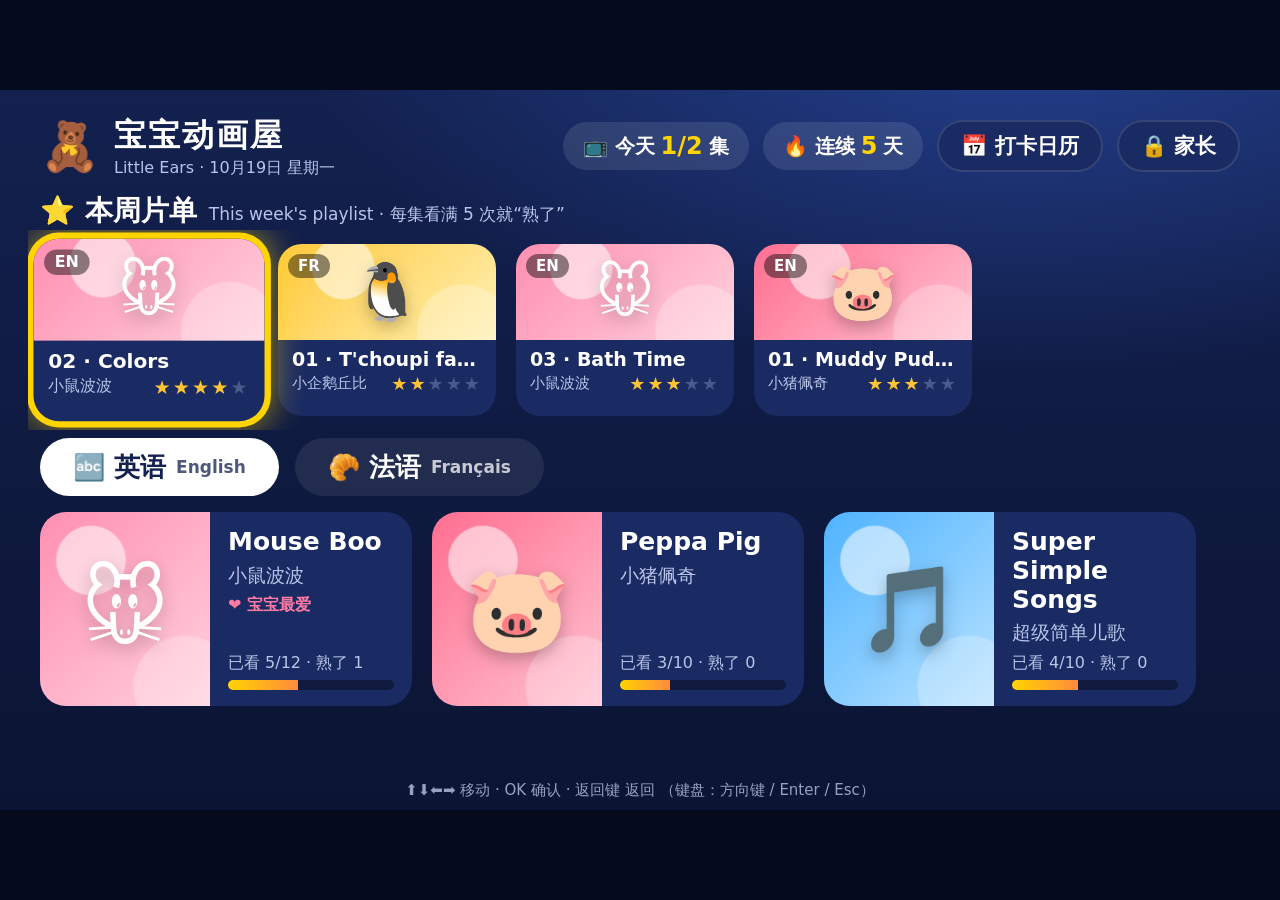
<file: docs/prototype/index.html>
<!DOCTYPE html>
<html lang="zh-CN">
<head>
<meta charset="UTF-8">
<meta name="viewport" content="width=device-width, initial-scale=1">
<title>宝宝动画屋 · Little Ears (TV Prototype)</title>
<style>
/* ============================================================
   宝宝动画屋 — Android TV prototype (single file, no network)
   Design base: 1280x720 stage, scaled to fit any window.
   ============================================================ */
:root{
  --bg:#0B1433; --bg2:#13214F; --panel:#1A2B63; --text:#FFFFFF; --muted:#B9C4E8;
  --focus:#FFD400; --good:#4ADE80; --warn:#FF8A3D; --star:#FFC531; --off:#4A5A8C;
}
*{box-sizing:border-box}
html,body{margin:0;height:100%;background:#050A1C;overflow:hidden;color:var(--text);
  font-family:"Noto Sans CJK SC","Noto Sans SC","PingFang SC","Microsoft YaHei","Source Han Sans SC",system-ui,sans-serif;}
#stage{position:absolute;left:50%;top:50%;width:1280px;height:720px;overflow:hidden;
  transform:translate(-50%,-50%) scale(var(--s,1));
  background:radial-gradient(1200px 600px at 80% -10%,#24408F 0%,transparent 60%),linear-gradient(180deg,var(--bg2),var(--bg));}
.screen{position:absolute;inset:0;display:none;padding:22px 40px}
.screen.active{display:block}
button{font:inherit;color:inherit;border:0;background:none;padding:0}
h2{margin:0;font-size:28px;font-weight:800;display:flex;align-items:baseline;gap:12px}
h2 small{font-size:17px;color:var(--muted);font-weight:500}

/* ---------- focus ring (the D-pad cursor) ---------- */
[data-f]{transition:transform .15s ease, box-shadow .15s ease;cursor:pointer;position:relative;outline:none}
.focused{box-shadow:0 0 0 6px var(--focus),0 0 30px 8px rgba(255,212,0,.55)!important;transform:scale(1.06);z-index:5}
.focused.flat{transform:scale(1.03)}

/* ---------- generic bits ---------- */
.btn{display:inline-flex;align-items:center;gap:8px;height:52px;padding:0 22px;border-radius:26px;background:var(--panel);
  font-size:21px;font-weight:700;border:2px solid rgba(255,255,255,.12)}
.btn.primary{background:#FFD400;color:#1B1B1B}
.btn.danger{background:#E2435B}
.pill{display:inline-flex;align-items:center;gap:6px;height:48px;padding:0 20px;border-radius:24px;background:rgba(255,255,255,.1);font-size:20px;font-weight:600}
.pill b{font-size:24px;color:var(--focus)}
.pill.done{background:rgba(74,222,128,.2)} .pill.done b{color:var(--good)}
.stars{color:var(--star);letter-spacing:2px;font-size:22px;line-height:1}
.stars .off{color:var(--off)}
.badge{position:absolute;top:10px;left:10px;padding:3px 10px;border-radius:12px;font-size:15px;font-weight:800;background:rgba(0,0,0,.45)}
.badge.r{left:auto;right:10px;background:#FF4D7E}
.badge.ok{background:var(--good);color:#063}
.hint{position:absolute;left:0;right:0;bottom:10px;text-align:center;color:var(--muted);font-size:15px;opacity:.8}
.toast{position:absolute;left:50%;bottom:44px;transform:translateX(-50%) translateY(30px);opacity:0;background:#000C;padding:14px 28px;border-radius:30px;font-size:20px;transition:.3s;z-index:100;pointer-events:none;border:2px solid #fff3}
.toast.show{opacity:1;transform:translateX(-50%) translateY(0)}

/* ---------- art placeholder (CSS + emoji) ---------- */
.art{position:relative;border-radius:22px;overflow:hidden;display:flex;align-items:center;justify-content:center;
  background:radial-gradient(circle at 30% 25%,rgba(255,255,255,.55) 0 18%,transparent 19%),
             radial-gradient(circle at 85% 90%,rgba(255,255,255,.25) 0 22%,transparent 23%),
             linear-gradient(135deg,var(--c1),var(--c2));}
.art .emo{filter:drop-shadow(0 6px 8px rgba(0,0,0,.25))}

/* ---------- HOME ---------- */
.topbar{display:flex;align-items:center;justify-content:space-between;height:68px;margin-bottom:12px}
.brand{display:flex;align-items:center;gap:14px}
.logo{font-size:48px}
.brand .t1{font-size:32px;font-weight:900;letter-spacing:2px}
.brand .t2{font-size:16px;color:var(--muted)}
.topbar .right{display:flex;gap:14px;align-items:center}
.row{display:flex;gap:20px;padding:14px 12px;margin:0 -12px;overflow:hidden;scroll-padding:16px}
.pcard{flex:0 0 218px;height:172px;border-radius:24px;background:var(--panel);overflow:hidden;display:flex;flex-direction:column}
.pcard .art{height:96px;border-radius:0;font-size:56px}
.pcard .meta{padding:8px 14px}
.pcard .t{font-size:19px;font-weight:800;white-space:nowrap;overflow:hidden;text-overflow:ellipsis}
.pcard .s{display:flex;justify-content:space-between;align-items:center;margin-top:4px;color:var(--muted);font-size:15px}
.pcard .stars{font-size:18px}
.tabs{display:flex;gap:16px;margin:8px 0 2px}
.tab{height:58px;padding:0 30px;border-radius:29px;font-size:26px;font-weight:800;background:rgba(255,255,255,.08);display:flex;align-items:center;gap:10px;border:3px solid transparent}
.tab.on{background:#fff;color:#13214F}
.tab small{font-size:17px;font-weight:600;opacity:.75}
.scard{flex:0 0 372px;height:194px;border-radius:26px;overflow:hidden;display:flex;background:var(--panel)}
.scard .art{width:170px;border-radius:0;font-size:84px}
.scard .meta{padding:16px 18px;display:flex;flex-direction:column;gap:6px;flex:1;min-width:0}
.scard .t{font-size:25px;font-weight:900;line-height:1.15}
.scard .cn{font-size:19px;color:var(--muted)}
.scard .prog{margin-top:auto;font-size:16px;color:var(--muted)}
.bar-mini{height:10px;border-radius:5px;background:#0006;overflow:hidden;margin-top:6px}
.bar-mini i{display:block;height:100%;background:linear-gradient(90deg,#FFD400,#FF8A3D)}
.fav{color:#FF7AA2;font-weight:800;font-size:16px}

/* ---------- SERIES ---------- */
.shead{display:flex;align-items:center;gap:22px;height:116px}
.shead .art{width:120px;height:100px;font-size:62px;flex:0 0 auto}
.shead h1{margin:0;font-size:36px;font-weight:900}
.shead h1 span{font-size:24px;color:var(--muted);font-weight:600;margin-left:10px}
.path{font-family:"Noto Sans Mono CJK SC",monospace;font-size:14px;color:#9FB0E0;margin-top:6px;background:#0005;padding:4px 10px;border-radius:8px;display:inline-block}
.legend{margin-left:auto;text-align:right;color:var(--muted);font-size:16px;line-height:1.6}
.sscroll{position:absolute;left:28px;right:28px;top:142px;bottom:30px;overflow:hidden;padding:0 12px;scroll-padding:20px}
.ghead{font-size:22px;font-weight:800;margin:10px 0 2px;display:flex;align-items:center;gap:10px}
.ghead small{color:var(--muted);font-weight:500;font-size:16px}
.grid{display:grid;grid-template-columns:repeat(5,1fr);gap:18px;padding:12px 0 16px}
.ep{height:150px;border-radius:22px;background:var(--panel);padding:12px 16px;display:flex;flex-direction:column;border:2px solid rgba(255,255,255,.08)}
.ep .num{font-size:34px;font-weight:900;line-height:1;color:var(--c1)}
.ep .t{font-size:18px;font-weight:800;margin-top:6px;white-space:nowrap;overflow:hidden;text-overflow:ellipsis}
.ep .cn{font-size:15px;color:var(--muted);white-space:nowrap;overflow:hidden;text-overflow:ellipsis}
.ep .bot{margin-top:auto;display:flex;justify-content:space-between;align-items:flex-end}
.ep .file{font-size:13px;color:#8C9BCB;font-family:"Noto Sans Mono CJK SC",monospace}
.ep .stars{font-size:19px;letter-spacing:1px}
.ep .fname{position:absolute;top:14px;right:16px}
.ep.mastered{background:linear-gradient(135deg,#1F5B3A,#1A2B63)}
.ep.new .num::after{content:" 新";font-size:16px;color:#FF7AA2;vertical-align:top}
.empty{color:var(--muted);font-size:18px;padding:12px 0 20px}

/* ---------- PLAYER ---------- */
#player{padding:0}
.scene{position:absolute;inset:0;background:linear-gradient(180deg,var(--c2) 0%,var(--c1) 70%,#7ED957 70%,#5CBF3A 100%);overflow:hidden}
.sun{position:absolute;right:120px;top:70px;width:110px;height:110px;border-radius:50%;background:#FFE15A;box-shadow:0 0 60px 20px #FFE15A88;animation:spin 8s linear infinite}
.cloud{position:absolute;width:160px;height:50px;background:#fff;border-radius:30px;opacity:.9;animation:drift 18s linear infinite}
.cloud::before{content:"";position:absolute;width:70px;height:70px;background:#fff;border-radius:50%;left:30px;top:-35px}
.hero{position:absolute;left:50%;top:44%;transform:translate(-50%,-50%);font-size:210px;animation:bounce 1.1s ease-in-out infinite}
.sim{position:absolute;left:50%;top:76%;transform:translateX(-50%);background:#0005;padding:6px 16px;border-radius:14px;font-size:16px}
.paused .hero,.paused .sun,.paused .cloud{animation-play-state:paused}
.ptop{position:absolute;left:0;right:0;top:0;padding:22px 40px;display:flex;justify-content:space-between;align-items:center;background:linear-gradient(#000a,transparent);font-size:24px;font-weight:800}
.pbot{position:absolute;left:0;right:0;bottom:0;padding:30px 40px 26px;background:linear-gradient(transparent,#000c)}
.pbar{position:relative;height:16px;border-radius:8px;background:#fff4}
.pbar .fill{position:absolute;left:0;top:0;bottom:0;border-radius:8px;background:linear-gradient(90deg,#FFD400,#FF8A3D)}
.pbar .knob{position:absolute;top:50%;width:30px;height:30px;margin:-15px 0 0 -15px;border-radius:50%;background:#fff;box-shadow:0 2px 8px #0008}
.pbar .mark{position:absolute;top:-8px;bottom:-8px;width:4px;background:#4ADE80;border-radius:2px}
.pbar .mark span{position:absolute;bottom:26px;left:50%;transform:translateX(-50%);font-size:15px;color:#4ADE80;background:#000b;padding:2px 10px;border-radius:10px;white-space:nowrap;font-weight:700}
.pctrl{display:flex;align-items:center;gap:22px;margin-top:16px;font-size:22px}
.pctrl .pp{font-size:34px;width:48px}
.pctrl .time{font-family:"Noto Sans Mono CJK SC",monospace;font-weight:700}
.pctrl .h{color:#ddd;font-size:17px}
.pctrl .file{margin-left:auto;font-size:13px;color:#ccc;font-family:"Noto Sans Mono CJK SC",monospace}
.bigpause{position:absolute;left:50%;top:44%;transform:translate(-50%,-50%);width:150px;height:150px;border-radius:50%;background:#000a;display:none;align-items:center;justify-content:center;font-size:70px}
.paused .bigpause{display:flex}

/* ---------- MODAL / OVERLAYS ---------- */
#modal{position:absolute;inset:0;display:none;align-items:center;justify-content:center;background:rgba(5,10,28,.72);z-index:50}
#modal.open{display:flex}
.mbox{background:linear-gradient(160deg,#2A3F8F,#1A2B63);border-radius:36px;padding:34px 50px;text-align:center;min-width:560px;border:3px solid #fff3;box-shadow:0 30px 80px #0009;position:relative}
.cele .big{font-size:64px;font-weight:900;color:#FFD400;text-shadow:0 4px 0 #B45309}
.cele .emo{font-size:110px;animation:hop .8s ease-in-out infinite}
.cele .stars{font-size:46px;margin:10px 0}
.cele .stars .pop{display:inline-block;animation:pop .7s cubic-bezier(.3,1.8,.5,1) both .3s}
.cele p{font-size:21px;color:#E5EBFF;margin:8px 0}
.mbtns{display:flex;gap:18px;justify-content:center;margin-top:18px}
.confetti{position:absolute;inset:0;pointer-events:none;overflow:hidden}
.confetti i{position:absolute;top:-20px;width:14px;height:20px;border-radius:3px;animation:fall 2.6s linear infinite}
.count{font-size:110px;font-weight:900;color:#FFD400;line-height:1}
.nextcard{display:flex;gap:18px;align-items:center;background:#0004;border-radius:22px;padding:12px;margin:14px 0;text-align:left}
.nextcard .art{width:120px;height:84px;font-size:48px}

/* ---------- DONE ---------- */
#done{text-align:center;background:radial-gradient(circle at 50% 30%,#2B3C86,#0B1433 70%)}
.moon{font-size:150px;margin-top:40px;animation:float 3s ease-in-out infinite}
#done h1{font-size:50px;margin:18px 0 6px}
#done .sub{font-size:24px;color:var(--muted)}
.twinkle{position:absolute;font-size:30px;animation:tw 2s ease-in-out infinite}

/* ---------- CALENDAR ---------- */
.chead{display:flex;align-items:center;gap:18px;height:70px}
.chead h1{margin:0;font-size:34px;font-weight:900;flex:1}
.cal{position:absolute;left:40px;top:104px;width:780px}
.wk{display:grid;grid-template-columns:repeat(7,1fr);gap:10px;margin-bottom:8px;text-align:center;color:var(--muted);font-size:19px;font-weight:700}
.days{display:grid;grid-template-columns:repeat(7,1fr);gap:10px}
.day{height:84px;border-radius:18px;background:rgba(255,255,255,.07);display:flex;flex-direction:column;align-items:center;justify-content:center;font-size:20px;font-weight:700}
.day.blank{background:transparent}
.day.on{background:linear-gradient(135deg,#FFE27A,#FFB347);color:#4A2B00}
.day .stk{font-size:30px;line-height:1.1}
.day.today{border:3px solid #fff}
.day.future{opacity:.45}
.cside{position:absolute;right:40px;top:104px;width:370px;display:flex;flex-direction:column;gap:14px}
.stat{background:var(--panel);border-radius:22px;padding:16px 22px}
.stat .k{color:var(--muted);font-size:17px}
.stat .v{font-size:40px;font-weight:900}
.stat .v small{font-size:20px;font-weight:600;color:var(--muted)}

/* ---------- GATE ---------- */
.gate{text-align:center;padding-top:40px}
.gate h1{font-size:40px;margin:10px 0}
.q{font-size:76px;font-weight:900;margin:12px 0 22px}
.opts{display:flex;gap:24px;justify-content:center}
.opt{width:150px;height:110px;border-radius:26px;background:var(--panel);font-size:52px;font-weight:900;display:flex;align-items:center;justify-content:center}
.hold{margin:36px auto 0;width:420px;height:70px;border-radius:35px;background:var(--panel);font-size:22px;font-weight:700;display:flex;align-items:center;justify-content:center;overflow:hidden}
.hold .fillh{position:absolute;left:0;top:0;bottom:0;width:0;background:#4ADE8066}
.hold span{position:relative}
.shake{animation:shake .4s}

/* ---------- PARENT ---------- */
.plist{position:absolute;left:40px;top:104px;width:720px;display:flex;flex-direction:column;gap:12px}
.set{height:62px;border-radius:20px;background:var(--panel);display:flex;align-items:center;padding:0 22px;font-size:22px;font-weight:700}
.set small{color:var(--muted);font-size:15px;font-weight:500;margin-left:10px}
.set .val{margin-left:auto;display:flex;align-items:center;gap:14px}
.set .val b{min-width:110px;text-align:center;font-size:26px;color:var(--focus)}
.arrow{width:40px;height:40px;border-radius:50%;background:#fff2;display:flex;align-items:center;justify-content:center;font-size:18px}
.pbtns{display:flex;gap:18px;margin-top:6px}
.pinfo{position:absolute;right:40px;top:104px;width:410px;background:var(--panel);border-radius:24px;padding:20px 24px;font-size:17px;line-height:1.7;color:#DDE4FF}
.pinfo h3{margin:0 0 6px;font-size:21px;color:#fff}
.mono{font-family:"Noto Sans Mono CJK SC",monospace;font-size:14px;color:#9FB0E0}

/* ---------- animations ---------- */
@keyframes bounce{0%,100%{transform:translate(-50%,-50%) translateY(0)}50%{transform:translate(-50%,-50%) translateY(-24px)}}
.cele .emo,.moon{display:inline-block}
@keyframes hop{0%,100%{transform:translateY(0)}50%{transform:translateY(-16px)}}
@keyframes spin{to{transform:rotate(360deg)}}
@keyframes drift{from{transform:translateX(-200px)}to{transform:translateX(1500px)}}
@keyframes pop{from{transform:scale(0) rotate(-40deg)}to{transform:scale(1) rotate(0)}}
@keyframes fall{to{transform:translateY(760px) rotate(720deg)}}
@keyframes float{0%,100%{transform:translateY(0)}50%{transform:translateY(-14px)}}
@keyframes tw{0%,100%{opacity:.3;transform:scale(.8)}50%{opacity:1;transform:scale(1.1)}}
@keyframes shake{0%,100%{transform:translateX(0)}25%{transform:translateX(-14px)}75%{transform:translateX(14px)}}
</style>
</head>
<body>
<div id="stage">
  <section class="screen" id="home"></section>
  <section class="screen" id="series"></section>
  <section class="screen" id="player"></section>
  <section class="screen" id="calendar"></section>
  <section class="screen" id="gate"></section>
  <section class="screen" id="parent"></section>
  <section class="screen" id="done"></section>
  <div id="modal"></div>
  <div class="toast" id="toast"></div>
</div>

<script>
'use strict';
/* =====================================================================
   1. CONSTANTS & MOCK LIBRARY
   The library mirrors what a scanner would find on USB / TV storage:
     <ROOT>/启蒙视频/英语/<动画名>/01.mp4, 02.mp4 ...
     <ROOT>/启蒙视频/法语/<动画名>/...
   ===================================================================== */
const TODAY = '2026-10-19';            // prototype "today" (fixed for the demo)
const ROOT = '/storage/usb0/启蒙视频';  // mock scan root
const LANG = { en: { folder: '英语', label: '英语', sub: 'English', tag: 'EN' },
               fr: { folder: '法语', label: '法语', sub: 'Français', tag: 'FR' } };
const STORE_KEY = 'kidtv.state.v1';

const SERIES = [
  { id: 'mouseboo', lang: 'en', folder: 'Mouse Boo 小鼠波波', name: 'Mouse Boo', cn: '小鼠波波', emoji: '🐭',
    c1: '#FF8FB1', c2: '#FFD1DC', dur: 300, fav: true, eps: [
    ['Hello, Boo!', '你好，波波'], ['Colors', '认颜色'], ['Bath Time', '洗澡啦'], ['Counting 1-2-3', '数一数'],
    ['Big and Small', '大和小'], ['Yummy Fruit', '好吃的水果'], ['Bedtime', '睡觉啦'], ['Rainy Day', '下雨天'],
    ['My Family', '我的家人'], ['Animal Friends', '动物朋友'], ['Shapes', '认形状'], ['Happy Birthday', '生日快乐'] ] },
  { id: 'peppa', lang: 'en', folder: 'Peppa Pig', name: 'Peppa Pig', cn: '小猪佩奇', emoji: '🐷',
    c1: '#FF6F91', c2: '#FFC2D1', dur: 300, eps: [
    ['Muddy Puddles', '跳泥坑'], ['Mr Dinosaur Is Lost', '恐龙先生不见了'], ['Best Friend', '好朋友'],
    ['Polly Parrot', '鹦鹉波莉'], ['Hide and Seek', '捉迷藏'], ['The Playgroup', '幼儿园'],
    ['Mummy Pig at Work', '猪妈妈在工作'], ['Piggy in the Middle', '抢球游戏'], ['Daddy Loses His Glasses', '爸爸的眼镜'],
    ['Gardening', '种花'] ] },
  { id: 'sss', lang: 'en', folder: 'Super Simple Songs', name: 'Super Simple Songs', cn: '超级简单儿歌', emoji: '🎵',
    c1: '#4FB3FF', c2: '#B8E2FF', dur: 150, eps: [
    ['Hello Song', '你好歌'], ['Twinkle Twinkle Little Star', '小星星'], ['Five Little Ducks', '五只小鸭'],
    ['The Wheels on the Bus', '巴士的轮子'], ['Old MacDonald', '老麦克唐纳'], ["If You're Happy", '如果你快乐'],
    ['Head Shoulders Knees & Toes', '头肩膀膝盖脚'], ['Bath Song', '洗澡歌'], ['Rain Rain Go Away', '雨啊雨快走开'],
    ['Baa Baa Black Sheep', '黑绵羊'] ] },
  { id: 'tchoupi', lang: 'fr', folder: "T'choupi", name: "T'choupi", cn: '小企鹅丘比', emoji: '🐧',
    c1: '#FFC93C', c2: '#FFF0B3', dur: 360, eps: [
    ["T'choupi fait du vélo", '骑自行车'], ["T'choupi à la plage", '去海边'], ["T'choupi ne veut pas dormir", '不想睡觉'],
    ["T'choupi prend son bain", '洗澡'], ["T'choupi au parc", '在公园'], ['Joyeux anniversaire', '生日快乐'],
    ["T'choupi jardine", '种花园'], ['La galette des rois', '国王饼'], ["T'choupi a peur du noir", '怕黑'],
    ["T'choupi et Doudou", '和豆豆'] ] },
  { id: 'peppafr', lang: 'fr', folder: 'Peppa Pig (FR)', name: 'Peppa Pig (FR)', cn: '小猪佩奇 法语版', emoji: '🐷',
    c1: '#B48CFF', c2: '#E3D4FF', dur: 300, eps: [
    ['Les flaques de boue', '跳泥坑'], ['Monsieur Dinosaure est perdu', '恐龙先生不见了'], ['La meilleure amie', '好朋友'],
    ['Polly le perroquet', '鹦鹉波莉'], ['Cache-cache', '捉迷藏'], ["Le jardin d'enfants", '幼儿园'],
    ['Maman Pig au travail', '猪妈妈在工作'], ['Le jeu du ballon', '抢球游戏'] ] },
  { id: 'comptines', lang: 'fr', folder: 'Comptines', name: 'Comptines', cn: '法语儿歌', emoji: '🎶',
    c1: '#2FD3A6', c2: '#B5F5E3', dur: 120, eps: [
    ['Frère Jacques', '两只老虎（原曲）'], ['Une souris verte', '一只绿老鼠'], ['Au clair de la lune', '月光下'],
    ['Alouette', '云雀'], ['Ainsi font, font, font', '小木偶'], ['Il pleut, bergère', '下雨了，牧羊女'] ] },
];
/* Order used when filling the weekly playlist (favourite first, alternating languages) */
const PLAYLIST_ORDER = ['mouseboo', 'tchoupi', 'peppa', 'peppafr', 'sss', 'comptines'];

const pad = n => String(n).padStart(2, '0');
const SER = {}, EPS = {};
SERIES.forEach(s => {
  SER[s.id] = s;
  s.epIds = s.eps.map(([title, cn], i) => {
    const id = `${s.id}-${pad(i + 1)}`;
    EPS[id] = { id, s, n: i + 1, title, cn, dur: s.dur + ((i * 17) % 40) - 20,
      path: `${ROOT}/${LANG[s.lang].folder}/${s.folder}/${pad(i + 1)}.mp4` };
    return id;
  });
});

/* =====================================================================
   2. STATE (persisted in localStorage)
   ===================================================================== */
function seedState() {
  const plays = {
    'mouseboo-01': 5, 'mouseboo-02': 4, 'mouseboo-03': 3, 'mouseboo-04': 2, 'mouseboo-05': 1,
    'peppa-01': 3, 'peppa-02': 2, 'peppa-03': 1,
    'sss-01': 4, 'sss-02': 2, 'sss-03': 2, 'sss-04': 1,
    'tchoupi-01': 2, 'tchoupi-02': 1, 'peppafr-01': 1, 'comptines-01': 1,
  };
  // Check-in history: date -> {eps, sec}
  const history = {};
  const add = (d, eps, sec) => history[d] = { eps, sec };
  [['09-14',2,600],['09-15',1,300],['09-17',2,660],['09-20',2,540],['09-22',1,300],['09-25',2,600],['09-28',2,620],
   ['10-01',2,600],['10-02',1,300],['10-04',2,660],['10-05',2,420],['10-06',1,360],['10-08',2,600],['10-09',2,540],
   ['10-11',1,300],['10-12',2,600],['10-13',2,720],['10-15',2,600],['10-16',1,300],['10-17',2,660],['10-18',2,600]]
    .forEach(([md, e, s]) => add('2026-' + md, e, s));
  history[TODAY] = { eps: 1, sec: 300 };   // today: 1 episode already watched
  return {
    v: 1,
    settings: { dailyLimit: 2, threshold: 75, masterStars: 5, playlistSize: 4, autoplay: true, speed: 30 },
    plays, history,
    playlist: ['mouseboo-02', 'tchoupi-01', 'mouseboo-03', 'peppa-01'],
  };
}
let state = load();
function load() {
  try { const s = JSON.parse(localStorage.getItem(STORE_KEY)); if (s && s.v === 1) return s; } catch (e) {}
  const s = seedState(); localStorage.setItem(STORE_KEY, JSON.stringify(s)); return s;
}
function save() { localStorage.setItem(STORE_KEY, JSON.stringify(state)); }

/* ---------- derived helpers ---------- */
const plays = id => state.plays[id] || 0;
const isMastered = id => plays(id) >= state.settings.masterStars;
const todayEps = () => (state.history[TODAY] || {}).eps || 0;
const limitReached = () => todayEps() >= state.settings.dailyLimit;
const parseD = s => { const [y, m, d] = s.split('-').map(Number); return new Date(y, m - 1, d); };
const fmtD = d => `${d.getFullYear()}-${pad(d.getMonth() + 1)}-${pad(d.getDate())}`;
const addDays = (d, n) => new Date(d.getFullYear(), d.getMonth(), d.getDate() + n);
const watchedOn = d => ((state.history[fmtD(d)] || {}).eps || 0) > 0;
const WEEK = ['日', '一', '二', '三', '四', '五', '六'];
const mmss = s => `${pad(Math.floor(s / 60))}:${pad(Math.floor(s % 60))}`;
const esc = s => String(s).replace(/[&<>"']/g, c => ({ '&': '&amp;', '<': '&lt;', '>': '&gt;', '"': '&quot;', "'": '&#39;' }[c]));

function streak() {
  let d = parseD(TODAY), n = 0;
  if (!watchedOn(d)) d = addDays(d, -1);          // today not yet watched: streak still alive from yesterday
  while (watchedOn(d)) { n++; d = addDays(d, -1); }
  return n;
}
function weekSeconds() {                          // Monday-based current week
  const t = parseD(TODAY), mon = addDays(t, -((t.getDay() + 6) % 7));
  let s = 0; for (let i = 0; i < 7; i++) s += (state.history[fmtD(addDays(mon, i))] || {}).sec || 0;
  return s;
}
function last7Seconds() {
  let s = 0; for (let i = 0; i < 7; i++) s += (state.history[fmtD(addDays(parseD(TODAY), -i))] || {}).sec || 0;
  return s;
}
function starsHTML(id) {
  const max = state.settings.masterStars, n = Math.min(plays(id), max);
  return `<span class="stars">${'★'.repeat(n)}<span class="off">${'★'.repeat(max - n)}</span></span>`;
}
function artStyle(s) { return `--c1:${s.c1};--c2:${s.c2}`; }

/* ---------- weekly playlist ---------- */
const nextCandidate = (s, pl) => s.epIds.find(id => !isMastered(id) && !pl.includes(id));
function refreshPlaylist(masteredId) {
  let pl = (state.playlist || []).filter(id => EPS[id]);
  if (masteredId) {            // replace the mastered episode with the next new one of the same series
    const i = pl.indexOf(masteredId), nxt = nextCandidate(EPS[masteredId].s, pl);
    if (i >= 0) { if (nxt) pl[i] = nxt; else pl.splice(i, 1); }
  }
  pl = pl.filter(id => !isMastered(id));
  const size = state.settings.playlistSize;
  for (let pass = 0; pass < 20 && pl.length < size; pass++) {
    let added = false;
    for (const sid of PLAYLIST_ORDER) {
      if (pl.length >= size) break;
      const c = nextCandidate(SER[sid], pl); if (c) { pl.push(c); added = true; }
    }
    if (!added) break;
  }
  state.playlist = pl.slice(0, size);
}

/** Count one completed play. Returns info for the celebration overlay. */
function recordPlay(id, watchedSec) {
  const before = plays(id);
  state.plays[id] = before + 1;
  const h = state.history[TODAY] || (state.history[TODAY] = { eps: 0, sec: 0 });
  h.eps += 1; h.sec += Math.round(watchedSec);
  const ms = state.settings.masterStars;
  const mastered = before < ms && before + 1 >= ms;
  refreshPlaylist(mastered ? id : null);
  save();
  return { before, after: before + 1, mastered };
}

/* =====================================================================
   3. NAVIGATION: screens, back stack, focus (spatial D-pad navigation)
   ===================================================================== */
const $ = sel => document.querySelector(sel);
const stage = $('#stage'), modal = $('#modal');
let cur = null, stack = [], focusEl = null, modalCtx = null, homeTab = 'en';
const lastFocus = {};
const focusKeyFor = (name, p) => name === 'series' ? 'series:' + p.sid : name;

function show(name, params = {}) { stack.push({ name, params }); render(name, params); }
function replaceTop(name, params = {}) { stack[stack.length - 1] = { name, params }; render(name, params); }
function goHome() { stack = [{ name: 'home', params: {} }]; render('home', {}); }
function render(name, params) {
  if (cur === 'player' && name !== 'player') stopPlayer();
  closeModal(true);
  cur = name;
  document.querySelectorAll('.screen').forEach(el => el.classList.toggle('active', el.id === name));
  RENDER[name](params);
  const scope = $('#' + name), key = lastFocus[focusKeyFor(name, params)];
  const el = (key && scope.querySelector(`[data-key="${CSS.escape(key)}"]`)) ||
             scope.querySelector('[data-default]') || scope.querySelector('[data-f]');
  setFocus(el, true);
}
function back() {
  if (modalCtx) { modalCtx.onBack ? modalCtx.onBack() : closeModal(); return; }
  if (cur === 'player' && P && !P.finished) { finishPlay(false); return; }
  if (cur === 'done') { goHome(); return; }
  if (stack.length > 1) { stack.pop(); const t = stack[stack.length - 1]; render(t.name, t.params); }
  else toast('这里就是首页啦 🏠');
}
function scopeEl() { return modalCtx ? modal : $('#' + cur); }

function setFocus(el, instant) {
  if (focusEl) focusEl.classList.remove('focused');
  focusEl = el || null;
  if (!el) return;
  el.classList.add('focused');
  el.scrollIntoView({ block: 'nearest', inline: 'nearest', behavior: instant ? 'auto' : 'smooth' });
  if (!modalCtx && el.dataset.key) { const t = stack[stack.length - 1]; lastFocus[focusKeyFor(cur, t ? t.params : {})] = el.dataset.key; }
  if (el.dataset.tab && el.dataset.tab !== homeTab) { homeTab = el.dataset.tab; renderHomeSeries(); }
  if (el.dataset.day) updateDayDetail(el.dataset.day);
}

/** Spatial navigation: pick the closest focusable element in the pressed direction. */
function moveFocus(dir) {
  const items = [...scopeEl().querySelectorAll('[data-f]')].filter(e => e.offsetParent !== null);
  if (!items.length) return;
  if (!focusEl || !items.includes(focusEl)) { setFocus(items[0]); return; }
  const r = focusEl.getBoundingClientRect();
  const cx = r.left + r.width / 2, cy = r.top + r.height / 2;
  let best = null, bestScore = Infinity;
  for (const el of items) {
    if (el === focusEl) continue;
    const q = el.getBoundingClientRect();
    const ex = q.left + q.width / 2, ey = q.top + q.height / 2;
    let primary, secondary;
    if (dir === 'left' || dir === 'right') {
      primary = dir === 'right' ? q.left - r.right : r.left - q.right;
      if ((dir === 'right' ? ex - cx : cx - ex) <= 4) continue;
      const overlap = Math.min(r.bottom, q.bottom) - Math.max(r.top, q.top);
      secondary = overlap > 0 ? 0 : Math.abs(ey - cy);
    } else {
      primary = dir === 'down' ? q.top - r.bottom : r.top - q.bottom;
      if ((dir === 'down' ? ey - cy : cy - ey) <= 4) continue;
      const overlap = Math.min(r.right, q.right) - Math.max(r.left, q.left);
      secondary = overlap > 0 ? Math.abs(ex - cx) * 0.3 : Math.abs(ex - cx);
    }
    const score = Math.max(primary, 0) + secondary * 2.5;
    if (score < bestScore) { bestScore = score; best = el; }
  }
  if (best) setFocus(best);
}

function activate(el) {
  if (!el) return;
  const a = el.dataset.action, arg = el.dataset.arg;
  if (a && ACTIONS[a]) ACTIONS[a](arg, el);
}

/* ---------- keyboard = TV remote ---------- */
const DIRS = { ArrowUp: 'up', ArrowDown: 'down', ArrowLeft: 'left', ArrowRight: 'right' };
document.addEventListener('keydown', e => {
  if (DIRS[e.key]) {
    e.preventDefault();
    if (!modalCtx && cur === 'parent' && focusEl && focusEl.dataset.setting && (e.key === 'ArrowLeft' || e.key === 'ArrowRight')) {
      stepSetting(focusEl.dataset.setting, e.key === 'ArrowLeft' ? -1 : 1); return;
    }
    if (!modalCtx && cur === 'player') { flashControls(); return; }
    moveFocus(DIRS[e.key]);
  } else if (e.key === 'Enter' || e.key === ' ') {
    e.preventDefault();
    if (e.repeat) return;
    if (!modalCtx && cur === 'player') { togglePause(); return; }
    if (focusEl && focusEl.dataset.hold !== undefined) { startHold(); return; }
    activate(focusEl);
  } else if (e.key === 'Backspace' || e.key === 'Escape' || e.key === 'GoBack' || e.key === 'BrowserBack') {
    e.preventDefault(); back();
  }
});
document.addEventListener('keyup', e => { if (e.key === 'Enter' || e.key === ' ') cancelHold(); });

/* ---------- mouse / touch ---------- */
stage.addEventListener('click', e => {
  const step = e.target.closest('[data-step]');
  if (step) { const row = step.closest('[data-setting]'); setFocus(row); stepSetting(row.dataset.setting, +step.dataset.step); return; }
  const el = e.target.closest('[data-f]');
  if (el && scopeEl().contains(el)) { if (el.dataset.hold !== undefined) return; setFocus(el); activate(el); return; }
  if (!modalCtx && cur === 'player') togglePause();
});
stage.addEventListener('pointerdown', e => { const h = e.target.closest('[data-hold]'); if (h) { setFocus(h); startHold(); } });
stage.addEventListener('pointerup', cancelHold);
stage.addEventListener('pointerleave', cancelHold);

/* ---------- modal & toast ---------- */
let modalPrevFocus = null;
function openModal(html, ctx = {}) {
  if (!modalCtx) modalPrevFocus = focusEl;
  modal.innerHTML = html; modal.classList.add('open'); modalCtx = ctx;
  setFocus(modal.querySelector('[data-default]') || modal.querySelector('[data-f]'), true);
}
function closeModal(silent) {
  if (!modalCtx && !modal.classList.contains('open')) return;
  if (modalCtx && modalCtx.cleanup) modalCtx.cleanup();
  modal.classList.remove('open'); modal.innerHTML = ''; modalCtx = null;
  if (!silent && modalPrevFocus && document.contains(modalPrevFocus)) setFocus(modalPrevFocus, true);
}
let toastT;
function toast(msg) {
  const t = $('#toast'); t.textContent = msg; t.classList.add('show');
  clearTimeout(toastT); toastT = setTimeout(() => t.classList.remove('show'), 2400);
}

/* =====================================================================
   4. SCREENS
   ===================================================================== */
const RENDER = {};

/* ---------- HOME ---------- */
RENDER.home = () => {
  const d = parseD(TODAY), lim = state.settings.dailyLimit, n = todayEps();
  const pl = state.playlist.map(id => EPS[id]).filter(Boolean);
  $('#home').innerHTML = `
    <div class="topbar">
      <div class="brand"><span class="logo">🧸</span>
        <div><div class="t1">宝宝动画屋</div>
        <div class="t2">Little Ears · ${d.getMonth() + 1}月${d.getDate()}日 星期${WEEK[d.getDay()]}</div></div></div>
      <div class="right">
        <div class="pill ${n >= lim ? 'done' : ''}" id="todayPill">📺 今天 <b>${n}/${lim}</b> 集</div>
        <div class="pill">🔥 连续 <b>${streak()}</b> 天</div>
        <button class="btn" data-f data-key="cal" data-action="calendar">📅 打卡日历</button>
        <button class="btn" data-f data-key="parent" data-action="gate">🔒 家长</button>
      </div>
    </div>
    <h2>⭐ 本周片单 <small>This week's playlist · 每集看满 ${state.settings.masterStars} 次就“熟了”</small></h2>
    <div class="row" id="plRow">
      ${pl.map((e, i) => `
        <div class="pcard" data-f data-key="pl-${e.id}" ${i === 0 ? 'data-default' : ''} data-action="play" data-arg="${e.id}">
          <div class="art" style="${artStyle(e.s)}"><span class="emo">${e.s.emoji}</span>
            <span class="badge">${LANG[e.s.lang].tag}</span>${plays(e.id) === 0 ? '<span class="badge r">新</span>' : ''}</div>
          <div class="meta"><div class="t">${pad(e.n)} · ${esc(e.title)}</div>
            <div class="s"><span>${esc(e.s.cn)}</span>${starsHTML(e.id)}</div></div>
        </div>`).join('') || '<div class="empty">片单空空的～ 所有动画都熟了！</div>'}
    </div>
    <div class="tabs">
      ${Object.entries(LANG).map(([k, L]) => `
        <div class="tab ${homeTab === k ? 'on' : ''}" data-f data-key="tab-${k}" data-tab="${k}" data-action="tab" data-arg="${k}">
          ${k === 'en' ? '🔤' : '🥐'} ${L.label} <small>${L.sub}</small></div>`).join('')}
    </div>
    <div class="row" id="seriesRow"></div>
    <div class="hint">⬆⬇⬅➡ 移动 · OK 确认 · 返回键 返回 （键盘：方向键 / Enter / Esc）</div>`;
  renderHomeSeries();
};
function renderHomeSeries() {
  const row = $('#seriesRow'); if (!row) return;
  document.querySelectorAll('#home .tab').forEach(t => t.classList.toggle('on', t.dataset.tab === homeTab));
  row.innerHTML = SERIES.filter(s => s.lang === homeTab).map(s => {
    const total = s.epIds.length, m = s.epIds.filter(isMastered).length, started = s.epIds.filter(id => plays(id) > 0).length;
    return `<div class="scard" data-f data-key="s-${s.id}" data-action="series" data-arg="${s.id}">
      <div class="art" style="${artStyle(s)}"><span class="emo">${s.emoji}</span></div>
      <div class="meta"><div class="t">${esc(s.name)}</div><div class="cn">${esc(s.cn)}</div>
        ${s.fav ? '<div class="fav">❤️ 宝宝最爱</div>' : ''}
        <div class="prog">已看 ${started}/${total} · 熟了 ${m}
          <div class="bar-mini"><i style="width:${Math.round(started / total * 100)}%"></i></div></div></div>
    </div>`;
  }).join('');
}

/* ---------- SERIES ---------- */
RENDER.series = ({ sid }) => {
  const s = SER[sid], learning = s.epIds.filter(id => !isMastered(id)), review = s.epIds.filter(isMastered);
  const firstNew = learning[0];
  const card = id => { const e = EPS[id], m = isMastered(id);
    return `<div class="ep ${m ? 'mastered' : ''} ${plays(id) === 0 ? 'new' : ''}" style="${artStyle(s)}" data-f data-key="ep-${id}"
      ${id === firstNew ? 'data-default' : ''} data-action="play" data-arg="${id}">
      ${m ? '<span class="badge ok" style="left:auto;right:10px">熟了 ✓</span>' : ''}
      <div class="num">${pad(e.n)}</div><div class="t">${esc(e.title)}</div><div class="cn">${esc(e.cn)}</div>
      <div class="bot">${starsHTML(id)}<span class="file">${mmss(e.dur)}</span></div>
      ${m ? '' : `<span class="file fname">${pad(e.n)}.mp4</span>`}</div>`; };
  $('#series').innerHTML = `
    <div class="shead">
      <button class="btn" data-f data-key="back" data-action="back">⬅ 返回</button>
      <div class="art" style="${artStyle(s)}"><span class="emo">${s.emoji}</span></div>
      <div><h1>${esc(s.name)}<span>${esc(s.cn)}</span></h1>
        <div class="path">📁 ${esc(ROOT)}/${LANG[s.lang].folder}/${esc(s.folder)}/ → ${s.epIds.length} 个视频（01.mp4 – ${pad(s.epIds.length)}.mp4）</div></div>
      <div class="legend">★ = 已看完的次数<br>满 ${state.settings.masterStars}★ =「熟了」→ 复习</div>
    </div>
    <div class="sscroll" id="sscroll">
      <div class="ghead">📖 学习中 <small>Learning · ${learning.length} 集</small></div>
      <div class="grid">${learning.map(card).join('') || '<div class="empty">全部都熟了，太棒啦！🎉</div>'}</div>
      <div class="ghead">🔁 复习 <small>Review · 熟了 ${review.length} 集</small></div>
      <div class="grid">${review.map(card).join('') || '<div class="empty">还没有“熟了”的集数，继续加油！</div>'}</div>
    </div>`;
};

/* ---------- PLAYER (simulated) ---------- */
let P = null;   // { id, watched (episode-seconds), playing, timer, last, finished }
RENDER.player = ({ id }) => {
  const e = EPS[id], s = e.s, th = state.settings.threshold;
  $('#player').innerHTML = `
    <div class="scene" style="${artStyle(s)}" id="scene">
      <div class="sun"></div>
      <div class="cloud" style="top:90px;animation-delay:-3s"></div>
      <div class="cloud" style="top:170px;animation-delay:-11s;transform:scale(.7)"></div>
      <div class="hero">${s.emoji}</div>
      <div class="sim">🎬 模拟播放 · Simulated video ×${state.settings.speed} 加速</div>
      <div class="bigpause">▶</div>
    </div>
    <div class="ptop"><div>${esc(s.name)} · 第${pad(e.n)}集 ${esc(e.title)} <span style="color:#ddd;font-weight:500">${esc(e.cn)}</span></div>
      <div>📺 今天 ${todayEps()}/${state.settings.dailyLimit} · ${starsHTML(id)}</div></div>
    <div class="pbot" id="pbot">
      <div class="pbar"><div class="fill" id="pfill"></div><div class="mark" style="left:${th}%"><span>${th}% 算看完</span></div><div class="knob" id="pknob"></div></div>
      <div class="pctrl"><span class="pp" id="ppIcon">⏸</span><span class="time" id="ptime">00:00 / ${mmss(e.dur)}</span>
        <span class="h">OK 暂停/播放 · 返回 退出</span><span class="file">${esc(e.path)}</span></div>
    </div>`;
  startPlayer(id);
};
function startPlayer(id) {
  stopPlayer();
  P = { id, watched: 0, playing: true, last: performance.now(), finished: false };
  P.timer = setInterval(tick, 100);
  updatePlayerUI();
}
function stopPlayer() { if (P && P.timer) clearInterval(P.timer); if (P) P.timer = null; }
function tick() {
  const now = performance.now(), dt = (now - P.last) / 1000; P.last = now;
  if (!P.playing || P.finished) return;
  const e = EPS[P.id];
  P.watched = Math.min(e.dur, P.watched + dt * state.settings.speed);
  updatePlayerUI();
  if (P.watched >= e.dur) finishPlay(true);
}
function updatePlayerUI() {
  const e = EPS[P.id], pct = P.watched / e.dur * 100;
  const f = $('#pfill'), k = $('#pknob'); if (!f) return;
  f.style.width = pct + '%'; k.style.left = pct + '%';
  $('#ptime').textContent = `${mmss(P.watched)} / ${mmss(e.dur)}`;
  $('#ppIcon').textContent = P.playing ? '⏸' : '▶';
  $('#player').classList.toggle('paused', !P.playing);
}
function togglePause() { if (!P || P.finished) return; P.playing = !P.playing; P.last = performance.now(); updatePlayerUI(); }
function flashControls() { const b = $('#pbot'); if (b) { b.style.opacity = 1; } }
function popPlayer() { if (stack.length > 1) stack.pop(); const t = stack[stack.length - 1] || { name: 'home', params: {} }; render(t.name, t.params); }

/** ended=true: reached the end; ended=false: user pressed back. */
function finishPlay(ended) {
  P.finished = true; stopPlayer();
  const id = P.id, e = EPS[id], pct = P.watched / e.dur * 100, th = state.settings.threshold;
  if (pct >= th) {
    const info = recordPlay(id, P.watched);
    celebrate(id, info, () => ended ? afterEnd(id) : popPlayer());
  } else {
    popPlayer();
    toast(`看了 ${Math.floor(pct)}%（未到 ${th}%），这次不算哦`);
  }
}
function nextEpisode(id) {
  const s = EPS[id].s, i = s.epIds.indexOf(id);
  return s.epIds.slice(i + 1).find(x => !isMastered(x)) || null;
}
function afterEnd(id) {
  if (limitReached()) { showDone(); return; }
  const nx = nextEpisode(id);
  if (state.settings.autoplay && nx) countdown(nx); else popPlayer();
}
function startPlay(id) {
  if (limitReached()) { showDone(); return; }
  if (cur === 'player') replaceTop('player', { id }); else show('player', { id });
}
function showDone() { stack = [{ name: 'home', params: {} }]; show('done'); }

/* ---------- celebration & autoplay countdown overlays ---------- */
function confettiHTML() {
  const cols = ['#FFD400', '#FF6F91', '#4FB3FF', '#4ADE80', '#B48CFF', '#FF8A3D'];
  let h = ''; for (let i = 0; i < 40; i++)
    h += `<i style="left:${(i * 37) % 100}%;background:${cols[i % cols.length]};animation-delay:${-(i * 0.13) % 2.6}s;animation-duration:${2 + (i % 5) * 0.3}s"></i>`;
  return `<div class="confetti">${h}</div>`;
}
function celebrate(id, info, next) {
  const e = EPS[id], max = state.settings.masterStars, n = Math.min(info.after, max);
  const starRow = '★'.repeat(Math.max(n - 1, 0)) + `<span class="pop">★</span>` + `<span class="off">${'★'.repeat(max - n)}</span>`;
  let done = false; const go = () => { if (done) return; done = true; clearTimeout(t); closeModal(true); next(); };
  const t = setTimeout(go, 3200);
  openModal(`${confettiHTML()}<div class="mbox cele" id="celebrate">
      <div class="emo">${e.s.emoji}</div>
      <div class="big">看完啦 +1⭐</div>
      <div class="stars">${starRow}</div>
      <p>${esc(e.s.name)} 第${pad(e.n)}集 · 已经看了 <b>${info.after}</b> 次</p>
      ${info.mastered ? `<p style="color:#4ADE80;font-weight:800">🎉 这一集「熟了」！移到复习，新的一集加入本周片单</p>` : ''}
      <div class="mbtns"><button class="btn primary" data-f data-default data-action="modalOk">好的 OK</button></div>
    </div>`, { onOk: go, onBack: go, cleanup: () => clearTimeout(t) });
}
function countdown(nextId) {
  const e = EPS[nextId]; let n = 5;
  const tick = () => { n--; const c = $('#cdNum'); if (c) c.textContent = n; if (n <= 0) playNow(); };
  const iv = setInterval(tick, 1000);
  const playNow = () => { clearInterval(iv); closeModal(true); startPlay(nextId); };
  const cancel = () => { clearInterval(iv); closeModal(true); popPlayer(); };
  openModal(`<div class="mbox">
      <div style="font-size:24px;color:#E5EBFF">下一集马上开始 · Next</div>
      <div class="count" id="cdNum">5</div>
      <div class="nextcard"><div class="art" style="${artStyle(e.s)}"><span class="emo">${e.s.emoji}</span></div>
        <div><div style="font-size:24px;font-weight:800">${pad(e.n)} · ${esc(e.title)}</div>
        <div style="color:#B9C4E8;font-size:18px">${esc(e.s.name)} · ${esc(e.cn)}</div><div>${starsHTML(nextId)}</div></div></div>
      <div class="mbtns"><button class="btn primary" data-f data-default data-action="modalOk">▶ 现在播放</button>
        <button class="btn" data-f data-action="modalCancel">✋ 不看了</button></div>
    </div>`, { onOk: playNow, onCancel: cancel, onBack: cancel, cleanup: () => clearInterval(iv) });
}

/* ---------- DONE (daily limit reached) ---------- */
RENDER.done = () => {
  const tw = [[90, 120], [1120, 90], [200, 520], [1060, 470], [640, 60], [330, 250], [930, 280]]
    .map(([x, y], i) => `<span class="twinkle" style="left:${x}px;top:${y}px;animation-delay:${i * .3}s">✨</span>`).join('');
  $('#done').innerHTML = `${tw}
    <div class="moon">🌙</div>
    <h1>今天的动画看完啦，明天再见！</h1>
    <div class="sub">Bye-bye! See you tomorrow · À demain ! 👋</div>
    <div class="sub" style="margin-top:14px">今天看了 ${todayEps()} 集 · 🔥 连续 ${streak()} 天 · 去打卡日历看看今天的贴纸吧</div>
    <div class="mbtns" style="margin-top:34px">
      <button class="btn primary" data-f data-default data-key="cal" data-action="calendar">📅 看看贴纸</button>
      <button class="btn" data-f data-key="home" data-action="home">🏠 回到首页</button></div>`;
};

/* ---------- CALENDAR ---------- */
let calYM = { y: 2026, m: 10 };
const STICKERS = ['🌟', '🐰', '🍓', '🎈', '🦄', '🌈', '🐳', '🌻'];
RENDER.calendar = () => {
  const { y, m } = calYM, first = new Date(y, m - 1, 1), days = new Date(y, m, 0).getDate();
  const lead = (first.getDay() + 6) % 7, today = parseD(TODAY);
  let cells = ''; for (let i = 0; i < lead; i++) cells += '<div class="day blank"></div>';
  let monthDays = 0, monthEps = 0;
  for (let d = 1; d <= days; d++) {
    const ds = `${y}-${pad(m)}-${pad(d)}`, h = state.history[ds], on = h && h.eps > 0;
    const isToday = ds === TODAY, future = new Date(y, m - 1, d) > today;
    if (on) { monthDays++; monthEps += h.eps; }
    cells += `<div class="day ${on ? 'on' : ''} ${isToday ? 'today' : ''} ${future ? 'future' : ''}" data-f data-key="d-${ds}" data-day="${ds}"
      ${isToday ? 'data-default' : ''}><span>${d}</span>${on ? `<span class="stk">${STICKERS[d % STICKERS.length]}</span>` : ''}</div>`;
  }
  $('#calendar').innerHTML = `
    <div class="chead"><button class="btn" data-f data-key="back" data-action="back">⬅ 返回</button>
      <h1>📅 打卡日历 <span style="font-size:22px;color:#B9C4E8">${y}年${m}月 · Check-in</span></h1>
      <button class="btn" data-f data-key="prev" data-action="calMove" data-arg="-1">◀ 上个月</button>
      <button class="btn" data-f data-key="next" data-action="calMove" data-arg="1">下个月 ▶</button></div>
    <div class="cal"><div class="wk">${['一', '二', '三', '四', '五', '六', '日'].map(w => `<div>${w}</div>`).join('')}</div>
      <div class="days">${cells}</div></div>
    <div class="cside">
      <div class="stat"><div class="k">🔥 连续打卡 Streak</div><div class="v">${streak()} <small>天</small></div></div>
      <div class="stat"><div class="k">⏱ 本周观看（周一起）</div><div class="v">${Math.round(weekSeconds() / 60)} <small>分钟 · 近7天 ${Math.round(last7Seconds() / 60)} 分钟</small></div></div>
      <div class="stat"><div class="k">🗓 本月打卡</div><div class="v">${monthDays} <small>天 · ${monthEps} 集</small></div></div>
      <div class="stat" id="dayDetail" style="min-height:92px"></div>
    </div>`;
};
function updateDayDetail(ds) {
  const el = $('#dayDetail'); if (!el) return;
  const d = parseD(ds), h = state.history[ds];
  el.innerHTML = `<div class="k">${d.getMonth() + 1}月${d.getDate()}日 星期${WEEK[d.getDay()]}${ds === TODAY ? '（今天）' : ''}</div>
    <div style="font-size:22px;font-weight:800;margin-top:4px">${h && h.eps ? `${STICKERS[d.getDate() % STICKERS.length]} 看了 ${h.eps} 集 · ${Math.round(h.sec / 60)} 分钟` : '还没有贴纸'}</div>`;
}

/* ---------- PARENT GATE ---------- */
let gateQ = null, holdT = null, holdStart = 0;
RENDER.gate = () => {
  const a = 2 + Math.floor(Math.random() * 7), b = 2 + Math.floor(Math.random() * 7), ans = a + b;
  const opts = new Set([ans]); while (opts.size < 4) opts.add(Math.max(2, ans + Math.floor(Math.random() * 9) - 4));
  gateQ = { ans };
  $('#gate').innerHTML = `
    <button class="btn" style="position:absolute;left:40px;top:22px" data-f data-default data-key="back" data-action="back">⬅ 返回</button>
    <div class="gate" id="gateBox"><div style="font-size:60px">🔒</div>
      <h1>家长专区 · Parents only</h1>
      <div style="color:#B9C4E8;font-size:20px">请回答问题，或长按 OK 键 3 秒</div>
      <div class="q">${a} + ${b} = ?</div>
      <div class="opts">${[...opts].sort(() => Math.random() - .5).map((v, i) =>
        `<div class="opt" data-f data-action="answer" data-arg="${v}">${v}</div>`).join('')}</div>
      <div class="hold" data-f data-hold><div class="fillh" id="holdFill"></div><span>✋ 长按 OK 3 秒进入</span></div>
    </div>`;
};
function startHold() {
  if (holdT) return; holdStart = performance.now();
  holdT = setInterval(() => {
    const p = Math.min(1, (performance.now() - holdStart) / 3000), f = $('#holdFill');
    if (f) f.style.width = p * 100 + '%';
    if (p >= 1) { cancelHold(); replaceTop('parent'); }
  }, 50);
}
function cancelHold() { if (!holdT) return; clearInterval(holdT); holdT = null; const f = $('#holdFill'); if (f) f.style.width = '0'; }

/* ---------- PARENT SETTINGS ---------- */
const SETTINGS = [
  { k: 'dailyLimit', label: '每日集数上限', sub: 'Daily limit', min: 1, max: 6, step: 1, fmt: v => v + ' 集' },
  { k: 'threshold', label: '完成判定阈值', sub: '看到多少算看完', min: 50, max: 100, step: 5, fmt: v => v + '%' },
  { k: 'masterStars', label: '“熟了”所需次数', sub: 'Stars to master', min: 3, max: 10, step: 1, fmt: v => v + ' 次' },
  { k: 'playlistSize', label: '本周片单数量', sub: 'Playlist size', min: 3, max: 5, step: 1, fmt: v => v + ' 集' },
  { k: 'autoplay', label: '自动播放下一集', sub: '5 秒倒计时', bool: true, fmt: v => v ? '开 ON' : '关 OFF' },
  { k: 'speed', label: '演示加速倍数', sub: '仅原型演示', opts: [1, 10, 30, 60], fmt: v => '×' + v },
];
RENDER.parent = () => {
  const counts = l => SERIES.filter(s => s.lang === l);
  $('#parent').innerHTML = `
    <div class="chead"><button class="btn" data-f data-key="back" data-action="back">⬅ 返回</button>
      <h1>⚙️ 家长设置 <span style="font-size:22px;color:#B9C4E8">Parent settings · ⬅➡ 调整</span></h1></div>
    <div class="plist">
      ${SETTINGS.map((d, i) => `<div class="set flat" data-f data-key="set-${d.k}" data-setting="${d.k}" ${i === 0 ? 'data-default' : ''} data-action="stepUp" data-arg="${d.k}">
        ${d.label}<small>${d.sub}</small>
        <div class="val"><span class="arrow" data-step="-1">◀</span><b id="val-${d.k}">${d.fmt(state.settings[d.k])}</b><span class="arrow" data-step="1">▶</span></div></div>`).join('')}
      <div class="pbtns"><button class="btn danger" data-f data-key="reset" data-action="reset">🔄 重置演示数据</button>
        <button class="btn" data-f data-key="home" data-action="home">🏠 回到首页</button></div>
    </div>
    <div class="pinfo"><h3>📂 媒体库扫描</h3>
      <div class="mono">${esc(ROOT)}/</div>
      ${Object.entries(LANG).map(([l, L]) => `<div class="mono">├─ ${L.folder}/</div>` +
        counts(l).map(s => `<div class="mono">│&nbsp;&nbsp;├─ ${esc(s.folder)}/ (${s.epIds.length})</div>`).join('')).join('')}
      <h3 style="margin-top:12px">📊 今日</h3>
      <div>已看 ${todayEps()}/${state.settings.dailyLimit} 集 · 连续 ${streak()} 天 · 本周 ${Math.round(weekSeconds() / 60)} 分钟</div>
      <div style="color:#9FB0E0;font-size:15px;margin-top:6px">规则：观看 ≥ 阈值才 +1⭐；满“熟了”次数后移入复习，同系列下一集自动补进本周片单。</div>
    </div>`;
};
function stepSetting(k, dir) {
  const d = SETTINGS.find(x => x.k === k), s = state.settings;
  if (d.bool) s[k] = !s[k];
  else if (d.opts) { const i = d.opts.indexOf(s[k]); s[k] = d.opts[(i + dir + d.opts.length) % d.opts.length]; }
  else s[k] = Math.min(d.max, Math.max(d.min, s[k] + dir * d.step));
  refreshPlaylist(); save();
  const v = $('#val-' + k); if (v) v.textContent = d.fmt(s[k]);
}

/* =====================================================================
   5. ACTIONS (Enter / click on a focused element)
   ===================================================================== */
const ACTIONS = {
  back: () => back(),
  home: () => goHome(),
  tab: k => { homeTab = k; renderHomeSeries(); },
  series: sid => show('series', { sid }),
  play: id => startPlay(id),
  calendar: () => show('calendar'),
  calMove: d => { calYM.m += +d; if (calYM.m < 1) { calYM.m = 12; calYM.y--; } if (calYM.m > 12) { calYM.m = 1; calYM.y++; } render('calendar', {}); },
  gate: () => show('gate'),
  answer: v => {
    if (+v === gateQ.ans) { replaceTop('parent'); return; }
    toast('答错啦，再试一次'); render('gate', {});
    const g = $('#gateBox'); g.classList.add('shake');
  },
  stepUp: k => stepSetting(k, 1),
  reset: () => { state = seedState(); save(); toast('演示数据已重置 ✅'); render('parent', {}); },
  modalOk: () => modalCtx && modalCtx.onOk && modalCtx.onOk(),
  modalCancel: () => modalCtx && modalCtx.onCancel && modalCtx.onCancel(),
};

/* =====================================================================
   6. BOOT
   ===================================================================== */
function fit() { stage.style.setProperty('--s', Math.min(innerWidth / 1280, innerHeight / 720)); }
addEventListener('resize', fit); fit();
refreshPlaylist(); save();
goHome();
// expose for debugging / automated tests
window.__kidtv = { get state() { return state; }, get screen() { return cur; }, get focusKey() { return focusEl && focusEl.dataset.key; }, EPS };
</script>
</body>
</html>
</file>
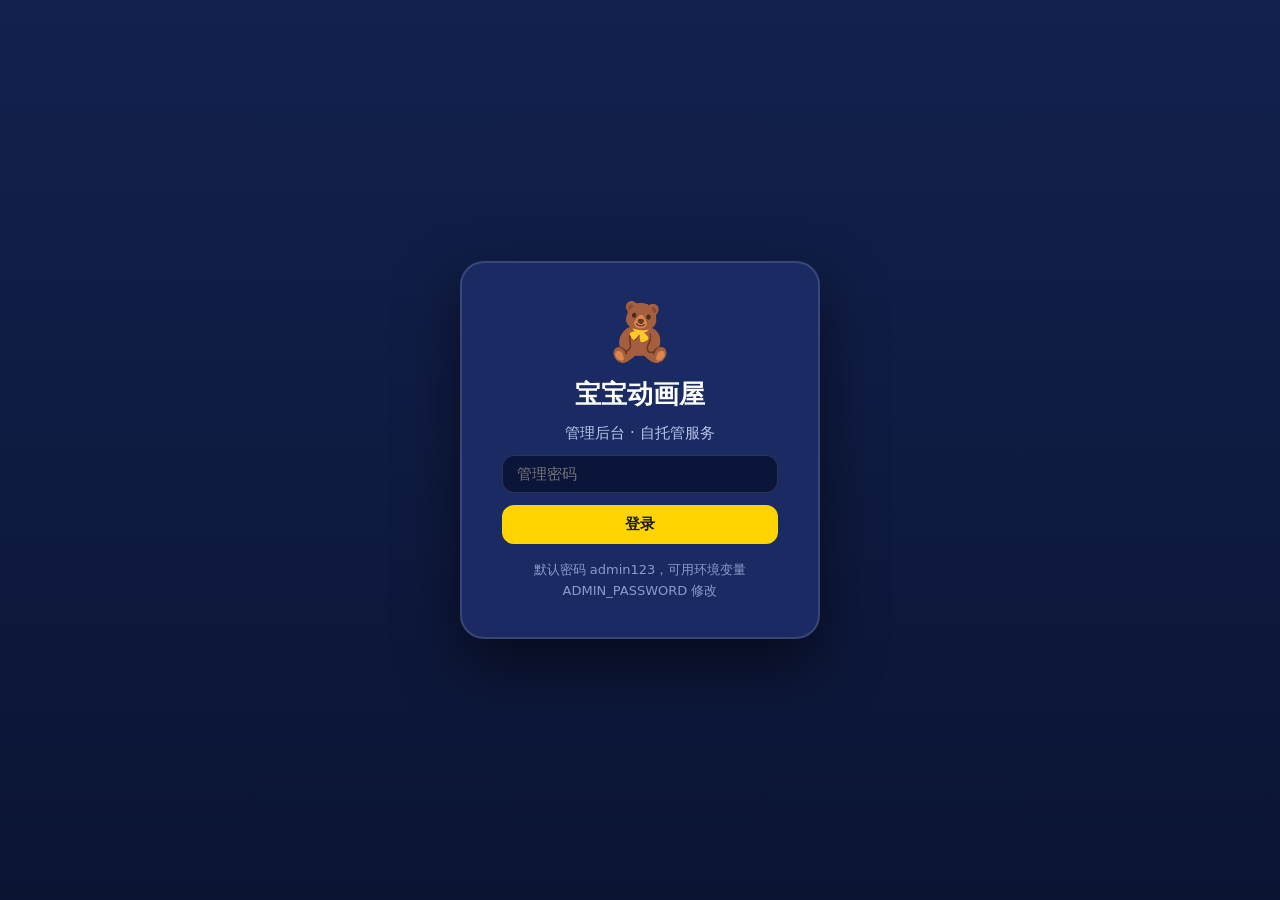
<file: server/admin/index.html>
<!DOCTYPE html>
<html lang="zh-CN">
<head>
<meta charset="UTF-8">
<meta name="viewport" content="width=device-width, initial-scale=1">
<title>宝宝动画屋 · 管理后台</title>
<link rel="stylesheet" href="style.css">
</head>
<body>
<div id="loginView" class="login hidden">
  <div class="login-box">
    <div class="logo">🧸</div>
    <h1>宝宝动画屋</h1>
    <p class="sub">管理后台 · 自托管服务</p>
    <input id="pw" type="password" placeholder="管理密码" autocomplete="current-password">
    <button id="loginBtn" class="btn primary wide">登录</button>
    <p id="loginErr" class="err hidden"></p>
    <p class="hint">默认密码 admin123，可用环境变量 ADMIN_PASSWORD 修改</p>
  </div>
</div>

<div id="appView" class="hidden">
  <header class="topbar">
    <div class="brand">🧸 <b>宝宝动画屋</b><span class="sub">管理后台</span></div>
    <nav class="tabs">
      <button class="tab on" data-view="dash">📊 概览</button>
      <button class="tab" data-view="devices">📺 设备</button>
      <button class="tab" data-view="content">🎬 内容库</button>
    </nav>
    <button id="logoutBtn" class="btn ghost">退出</button>
  </header>

  <!-- ===================== 概览 ===================== -->
  <main id="view-dash" class="view">
    <div class="rowbar">
      <label>设备：</label>
      <select id="dashDevice"></select>
      <span id="dashEmpty" class="muted hidden">还没有已配对的设备 — 去「设备」页生成配对码</span>
    </div>
    <div id="dashBody" class="hidden">
      <div class="cards">
        <div class="stat"><div class="k">📺 今天</div><div class="v" id="stToday">–</div></div>
        <div class="stat"><div class="k">🔥 连续打卡</div><div class="v" id="stStreak">–</div></div>
        <div class="stat"><div class="k">⏱ 本周观看（周一起）</div><div class="v" id="stWeek">–</div></div>
      </div>
      <div class="panes">
        <section class="pane">
          <div class="pane-head">
            <h2>📅 打卡日历</h2>
            <div><button id="calPrev" class="btn sm">◀</button>
            <span id="calTitle" class="cal-title"></span>
            <button id="calNext" class="btn sm">▶</button></div>
          </div>
          <div class="wk"><div>一</div><div>二</div><div>三</div><div>四</div><div>五</div><div>六</div><div>日</div></div>
          <div id="calDays" class="days"></div>
        </section>
        <section class="pane">
          <h2>📈 本周（每日集数 / 分钟）</h2>
          <div id="weekBars" class="weekbars"></div>
          <h2 style="margin-top:18px">🎬 各系列累计</h2>
          <div id="seriesStats"></div>
          <h2 style="margin-top:18px">⭐ 单集次数（前 20）</h2>
          <div id="episodeStats"></div>
        </section>
      </div>
    </div>
  </main>

  <!-- ===================== 设备 ===================== -->
  <main id="view-devices" class="view hidden">
    <div class="rowbar">
      <button id="newCodeBtn" class="btn primary">➕ 生成配对码</button>
      <span id="codeOut" class="code hidden"></span>
    </div>
    <div id="deviceList" class="device-list"></div>
  </main>

  <!-- ===================== 内容库 ===================== -->
  <main id="view-content" class="view hidden">
    <section class="pane upload-pane">
      <h2>⬆️ 上传视频（支持大文件 · 分块续传）</h2>
      <div class="upload-form">
        <input id="upLang" list="langList" placeholder="语言，如 英语">
        <datalist id="langList"><option value="英语"><option value="法语"></datalist>
        <input id="upSeries" placeholder="动画名（文件夹名），如 Mouse Boo 小鼠波波">
        <input id="upTitle" placeholder="集标题（可选），如 Colors">
        <input id="upFile" type="file" accept="video/*" multiple>
        <button id="upBtn" class="btn primary">开始上传</button>
      </div>
      <p class="hint">文件名请带集号前缀：<code>01 Colors.mp4</code> 或 <code>03.mp4</code>。目录结构与 U 盘一致：<code>语言/动画名/集号 标题.mp4</code></p>
      <div id="upProg" class="prog hidden"><div class="bar"><i id="upBar"></i></div><span id="upMsg"></span></div>
    </section>
    <section class="pane">
      <h2>📂 内容库</h2>
      <div id="contentTree" class="tree"></div>
    </section>
  </main>
</div>

<div id="toast" class="toast"></div>
<script src="app.js"></script>
</body>
</html>
</file>
<file: server/admin/style.css>
:root{
  --bg:#0B1433; --bg2:#13214F; --panel:#1A2B63; --panel2:#223570; --text:#fff;
  --muted:#B9C4E8; --focus:#FFD400; --good:#4ADE80; --warn:#FF8A3D; --bad:#E2435B;
}
*{box-sizing:border-box}
body{margin:0;background:linear-gradient(180deg,var(--bg2),var(--bg)) fixed;color:var(--text);
  font-family:"Noto Sans CJK SC","Noto Sans SC","PingFang SC","Microsoft YaHei",system-ui,sans-serif;
  min-height:100vh;font-size:15px}
.hidden{display:none!important}
.muted{color:var(--muted)}
h1,h2{font-weight:800}
h2{font-size:17px;margin:0 0 12px}
code{background:#0006;padding:1px 6px;border-radius:6px;font-size:13px;color:#9FB0E0}

.btn{font:inherit;color:inherit;border:0;cursor:pointer;background:var(--panel);
  padding:9px 18px;border-radius:12px;font-weight:700;border:1.5px solid rgba(255,255,255,.14)}
.btn:hover{background:var(--panel2)}
.btn.primary{background:var(--focus);color:#1B1B1B;border-color:transparent}
.btn.primary:hover{background:#ffe04d}
.btn.ghost{background:transparent}
.btn.sm{padding:5px 12px;border-radius:9px}
.btn.danger{background:var(--bad);border-color:transparent}
input,select{font:inherit;color:var(--text);background:#0B153A;border:1.5px solid #FFFFFF22;
  border-radius:12px;padding:9px 14px;outline:none;min-width:0}
input:focus,select:focus{border-color:var(--focus)}

/* ---------- login ---------- */
.login{display:flex;align-items:center;justify-content:center;min-height:100vh;padding:20px}
.login-box{background:var(--panel);border-radius:24px;padding:36px 40px;width:360px;max-width:95vw;
  text-align:center;border:2px solid #fff2;box-shadow:0 24px 60px #0008;display:flex;flex-direction:column;gap:12px}
.login-box .logo{font-size:56px}
.login-box h1{margin:0;font-size:26px}
.login-box .sub{margin:0;color:var(--muted)}
.btn.wide{width:100%}
.err{color:#FF8CA3;margin:0;font-weight:700}
.hint{color:#8C9BCB;font-size:13px;margin:4px 0 0;line-height:1.6}

/* ---------- layout ---------- */
.topbar{display:flex;align-items:center;gap:18px;padding:14px 22px;background:#0B143AEE;
  position:sticky;top:0;z-index:10;border-bottom:1px solid #fff1;flex-wrap:wrap}
.brand{font-size:19px}
.brand .sub{color:var(--muted);font-size:13px;margin-left:8px}
.tabs{display:flex;gap:8px;flex:1}
.tab{background:transparent;border:0;color:var(--muted);font:inherit;font-weight:700;
  padding:8px 16px;border-radius:12px;cursor:pointer}
.tab.on{background:#fff;color:#13214F}
.view{padding:20px 22px;max-width:1180px;margin:0 auto}
.rowbar{display:flex;align-items:center;gap:12px;margin-bottom:16px;flex-wrap:wrap}

/* ---------- dashboard ---------- */
.cards{display:grid;grid-template-columns:repeat(auto-fit,minmax(210px,1fr));gap:14px;margin-bottom:18px}
.stat{background:var(--panel);border-radius:18px;padding:14px 20px}
.stat .k{color:var(--muted);font-size:14px}
.stat .v{font-size:30px;font-weight:900;margin-top:4px}
.stat .v small{font-size:15px;color:var(--muted);font-weight:600}
.panes{display:grid;grid-template-columns:minmax(300px,440px) 1fr;gap:16px}
@media (max-width:840px){.panes{grid-template-columns:1fr}}
.pane{background:#111E4D;border-radius:18px;padding:18px;border:1px solid #fff1}
.pane-head{display:flex;justify-content:space-between;align-items:center;margin-bottom:10px;gap:8px;flex-wrap:wrap}
.pane-head h2{margin:0}
.cal-title{font-weight:800;margin:0 10px}
.wk,.days{display:grid;grid-template-columns:repeat(7,1fr);gap:6px}
.wk{color:var(--muted);text-align:center;font-size:13px;margin-bottom:6px}
.day{aspect-ratio:1;border-radius:10px;background:#FFFFFF10;display:flex;flex-direction:column;
  align-items:center;justify-content:center;font-size:13px;font-weight:700;gap:1px}
.day.blank{background:transparent}
.day.on{background:linear-gradient(135deg,#FFE27A,#FFB347);color:#4A2B00}
.day.today{outline:2.5px solid #fff}
.day .stk{font-size:15px}
.day .eps{font-size:10px;font-weight:600}
.weekbars{display:flex;gap:8px;align-items:flex-end;height:120px}
.weekbars .wb{flex:1;display:flex;flex-direction:column;justify-content:flex-end;align-items:center;gap:4px;height:100%}
.weekbars i{display:block;width:70%;background:linear-gradient(180deg,var(--focus),var(--warn));border-radius:6px 6px 0 0;min-height:2px}
.weekbars .lbl{font-size:11px;color:var(--muted)}
.tbl{width:100%;border-collapse:collapse;font-size:14px}
.tbl th{text-align:left;color:var(--muted);font-weight:600;padding:5px 8px;border-bottom:1px solid #fff2}
.tbl td{padding:5px 8px;border-bottom:1px solid #ffffff12}
.bar-mini{height:8px;border-radius:4px;background:#0006;overflow:hidden;min-width:60px}
.bar-mini i{display:block;height:100%;background:linear-gradient(90deg,var(--focus),var(--warn))}

/* ---------- devices ---------- */
.code{font-size:26px;font-weight:900;letter-spacing:6px;background:var(--panel);
  padding:8px 18px;border-radius:14px;color:var(--focus)}
.device-list{display:flex;flex-direction:column;gap:14px}
.device{background:#111E4D;border-radius:18px;padding:18px;border:1px solid #fff1}
.device .head{display:flex;align-items:center;gap:12px;flex-wrap:wrap;margin-bottom:12px}
.device .head b{font-size:18px}
.device .meta{color:var(--muted);font-size:13px}
.sets{display:grid;grid-template-columns:repeat(auto-fit,minmax(215px,1fr));gap:10px}
.setrow{background:var(--panel);border-radius:12px;padding:9px 14px;display:flex;align-items:center;justify-content:space-between;gap:8px}
.setrow label{font-size:14px;font-weight:600}
.setrow input[type=number]{width:76px;padding:5px 9px;text-align:center}
.setrow input[type=checkbox]{width:20px;height:20px;accent-color:var(--focus)}
.device .foot{margin-top:12px;display:flex;gap:10px;flex-wrap:wrap;align-items:center}

/* ---------- content ---------- */
.upload-pane{margin-bottom:16px}
.upload-form{display:flex;gap:10px;flex-wrap:wrap}
.upload-form input{flex:1;min-width:170px}
.prog{margin-top:12px;display:flex;align-items:center;gap:12px}
.prog .bar{flex:1;height:14px;border-radius:7px;background:#0006;overflow:hidden}
.prog .bar i{display:block;height:100%;width:0;background:linear-gradient(90deg,var(--focus),var(--warn));transition:width .2s}
.tree .lang{margin-bottom:14px}
.tree .lang>b{font-size:17px}
.tree .series{margin:8px 0 14px 12px}
.tree .series>b{color:#FFD9A0}
.tree .ep{display:flex;align-items:center;gap:10px;padding:6px 10px;border-radius:10px;flex-wrap:wrap}
.tree .ep:hover{background:#ffffff0d}
.tree .ep .fn{font-family:ui-monospace,monospace;font-size:13px;color:#9FB0E0;min-width:130px}
.tree .ep .ttl{font-weight:700;flex:1;min-width:120px}
.tree .ep .sz,.tree .ep .sync{color:var(--muted);font-size:12.5px}
.tree .ep .sync.ok{color:var(--good)}

.toast{position:fixed;left:50%;bottom:30px;transform:translateX(-50%) translateY(20px);opacity:0;
  background:#000D;padding:12px 24px;border-radius:24px;font-size:15px;transition:.3s;z-index:100;
  pointer-events:none;border:1.5px solid #fff3}
.toast.show{opacity:1;transform:translateX(-50%) translateY(0)}
@media (max-width:640px){
  .view{padding:14px 12px}
  .topbar{padding:10px 12px;gap:10px}
  .tabs{order:3;width:100%;justify-content:space-around}
}
</file>
